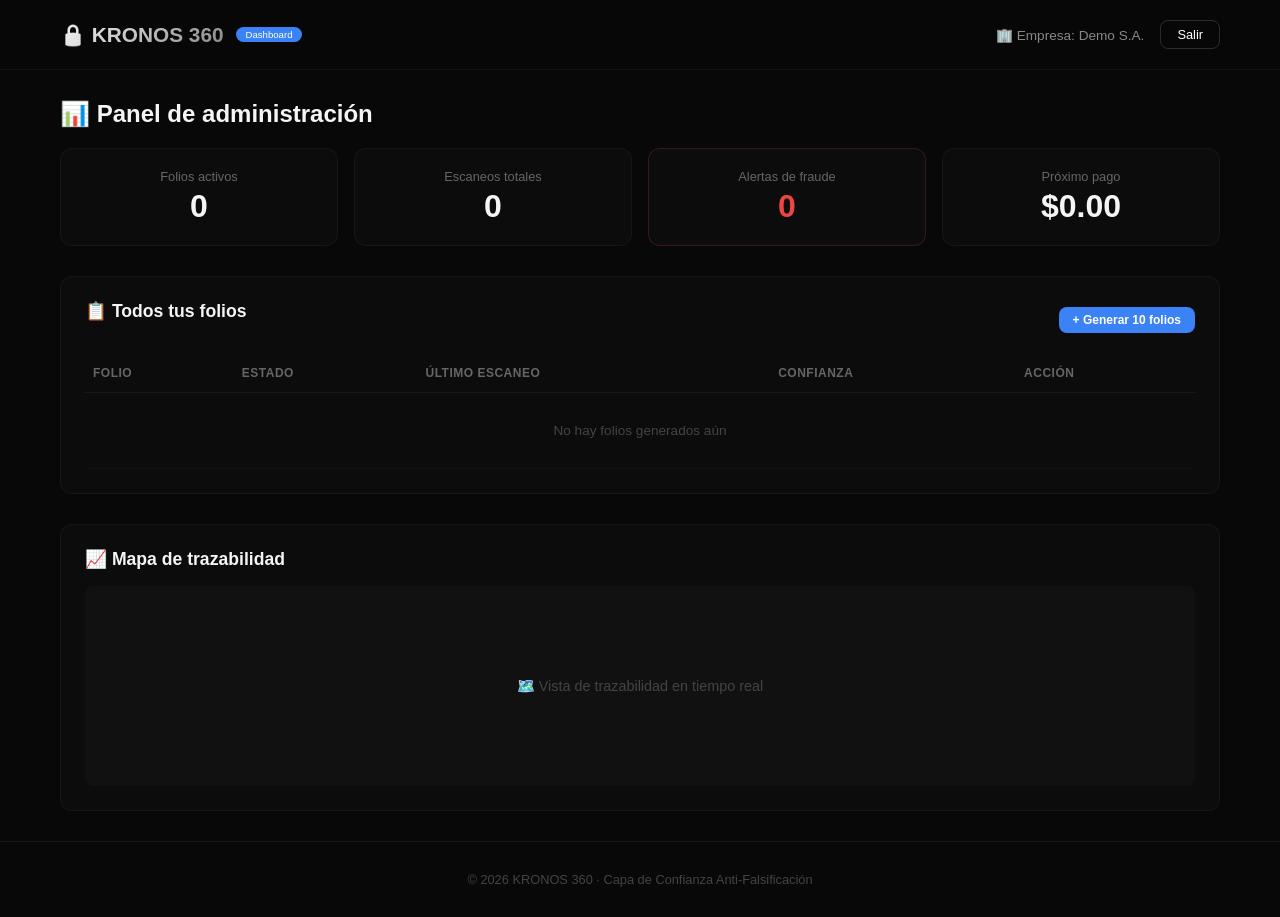
<file: dashboard.html>
<!DOCTYPE html>
<html lang="es">
<head>
    <meta charset="UTF-8">
    <meta name="viewport" content="width=device-width, initial-scale=1.0">
    <title>Dashboard · KRONOS 360</title>
    <link rel="manifest" href="manifest.json">
    <meta name="theme-color" content="#0a0a0a">
    <link rel="icon" href="data:image/svg+xml,<svg xmlns='http://www.w3.org/2000/svg' viewBox='0 0 100 100'><text y='.9em' font-size='90'>🔒</text></svg>">
    <style>
        * { margin: 0; padding: 0; box-sizing: border-box; font-family: 'Inter', -apple-system, sans-serif; }
        body { background: #080808; color: #f5f5f5; min-height: 100vh; }
        .container { max-width: 1200px; margin: 0 auto; padding: 0 20px; }

        .header { padding: 20px 0; border-bottom: 1px solid rgba(255,255,255,0.05); background: rgba(8,8,8,0.9); backdrop-filter: blur(12px); position: sticky; top: 0; z-index: 100; }
        .header .container { display: flex; justify-content: space-between; align-items: center; flex-wrap: wrap; gap: 12px; }
        .logo { display: flex; align-items: center; gap: 12px; text-decoration: none; }
        .logo h1 { font-size: 1.3rem; font-weight: 800; background: linear-gradient(135deg, #f5f5f5, #888); -webkit-background-clip: text; -webkit-text-fill-color: transparent; }
        .logo .badge { background: #3b82f6; color: white; font-size: 0.6rem; padding: 2px 10px; border-radius: 20px; }
        .user-info { display: flex; align-items: center; gap: 16px; }
        .user-info span { color: #888; font-size: 0.85rem; }
        .btn-outline { padding: 6px 16px; border: 1px solid rgba(255,255,255,0.15); border-radius: 8px; background: transparent; color: #fff; cursor: pointer; transition: all 0.2s; font-size: 0.8rem; text-decoration: none; display: inline-block; }
        .btn-outline:hover { background: rgba(255,255,255,0.05); border-color: rgba(255,255,255,0.3); }
        .btn-primary { padding: 8px 20px; border: none; border-radius: 8px; background: #3b82f6; color: white; cursor: pointer; transition: all 0.2s; font-weight: 600; font-size: 0.8rem; }
        .btn-primary:hover { background: #2563eb; }
        .btn-primary.small { padding: 6px 14px; font-size: 0.75rem; }

        .dashboard { padding: 30px 0; }
        .stats-grid { display: grid; grid-template-columns: repeat(auto-fit, minmax(180px, 1fr)); gap: 16px; margin-bottom: 30px; }
        .stat-card { padding: 20px; background: rgba(255,255,255,0.02); border-radius: 12px; border: 1px solid rgba(255,255,255,0.04); text-align: center; }
        .stat-card h4 { font-size: 0.8rem; color: #666; font-weight: 500; margin-bottom: 4px; }
        .stat-card p { font-size: 2rem; font-weight: 800; color: #f5f5f5; }
        .stat-card.alerta { border-color: rgba(239,68,68,0.2); }
        .stat-card.alerta p { color: #ef4444; }

        .tabla-folios { background: rgba(255,255,255,0.02); border-radius: 12px; border: 1px solid rgba(255,255,255,0.04); padding: 24px; margin-bottom: 30px; overflow-x: auto; }
        .tabla-folios h3 { margin-bottom: 16px; font-size: 1.1rem; }
        .tabla-folios .header-actions { display: flex; justify-content: space-between; align-items: center; flex-wrap: wrap; gap: 12px; margin-bottom: 16px; }

        table { width: 100%; border-collapse: collapse; font-size: 0.85rem; }
        th { text-align: left; padding: 12px 8px; border-bottom: 1px solid rgba(255,255,255,0.05); color: #666; font-weight: 600; font-size: 0.75rem; text-transform: uppercase; letter-spacing: 0.5px; }
        td { padding: 12px 8px; border-bottom: 1px solid rgba(255,255,255,0.02); color: #ccc; }
        .estado-badge { padding: 2px 10px; border-radius: 12px; font-size: 0.7rem; font-weight: 600; }
        .estado-badge.activo { background: rgba(34,197,94,0.15); color: #22c55e; }
        .estado-badge.alert { background: rgba(239,68,68,0.15); color: #ef4444; }
        .estado-badge.finalizado { background: rgba(255,255,255,0.05); color: #666; }

        .grafico-container { background: rgba(255,255,255,0.02); border-radius: 12px; border: 1px solid rgba(255,255,255,0.04); padding: 24px; }
        .grafico-container h3 { margin-bottom: 16px; font-size: 1.1rem; }
        .grafico-placeholder { height: 200px; display: flex; align-items: center; justify-content: center; color: #444; font-size: 0.9rem; background: rgba(255,255,255,0.02); border-radius: 8px; }

        footer { padding: 30px 0; border-top: 1px solid rgba(255,255,255,0.05); text-align: center; color: #444; font-size: 0.8rem; }

        @media (max-width: 600px) {
            .stats-grid { grid-template-columns: 1fr 1fr; }
            .header .container { flex-direction: column; align-items: center; gap: 8px; }
            .tabla-folios .header-actions { flex-direction: column; align-items: stretch; }
            .stat-card p { font-size: 1.5rem; }
            table { font-size: 0.75rem; }
            th, td { padding: 8px 4px; }
        }
    </style>
</head>
<body>
    <header class="header">
        <div class="container">
            <a href="index.html" class="logo" style="text-decoration:none;color:inherit;">
                <h1>🔒 KRONOS 360</h1>
                <span class="badge">Dashboard</span>
            </a>
            <div class="user-info">
                <span>🏢 Empresa: Demo S.A.</span>
                <a href="index.html" class="btn-outline">Salir</a>
            </div>
        </div>
    </header>

    <section class="dashboard">
        <div class="container">
            <h2 style="margin-bottom:20px;font-size:1.5rem;">📊 Panel de administración</h2>

            <!-- Stats -->
            <div class="stats-grid">
                <div class="stat-card"><h4>Folios activos</h4><p id="folios-activos">0</p></div>
                <div class="stat-card"><h4>Escaneos totales</h4><p id="escaneos-totales">0</p></div>
                <div class="stat-card alerta"><h4>Alertas de fraude</h4><p id="alertas-fraude">0</p></div>
                <div class="stat-card"><h4>Próximo pago</h4><p id="proximo-pago">$0.00</p></div>
            </div>

            <!-- Tabla de folios -->
            <div class="tabla-folios">
                <div class="header-actions">
                    <h3>📋 Todos tus folios</h3>
                    <button id="btn-generar-folios" class="btn-primary small">+ Generar 10 folios</button>
                </div>
                <div style="overflow-x:auto;">
                    <table>
                        <thead><tr><th>Folio</th><th>Estado</th><th>Último escaneo</th><th>Confianza</th><th>Acción</th></tr></thead>
                        <tbody id="tabla-body">
                            <tr><td colspan="5" style="text-align:center;color:#444;padding:30px 0;">No hay folios generados aún</td></tr>
                        </tbody>
                    </table>
                </div>
            </div>

            <!-- Gráfico -->
            <div class="grafico-container">
                <h3>📈 Mapa de trazabilidad</h3>
                <div class="grafico-placeholder">🗺️ Vista de trazabilidad en tiempo real</div>
            </div>
        </div>
    </section>

    <footer>
        <div class="container">
            <p>© 2026 KRONOS 360 · Capa de Confianza Anti-Falsificación</p>
        </div>
    </footer>

    <script>
        if ('serviceWorker' in navigator) {
            navigator.serviceWorker.register('sw.js');
        }
    </script>

    <script src="js/quantum-seal.js"></script>
    <script src="js/offline-vault.js"></script>
    <script src="js/forensic.js"></script>
    <script src="js/folio-generator.js"></script>
    <script src="js/trazabilidad.js"></script>
    <script src="js/dashboard.js"></script>
    <script src="js/main.js"></script>
</body>
</html>
</file>
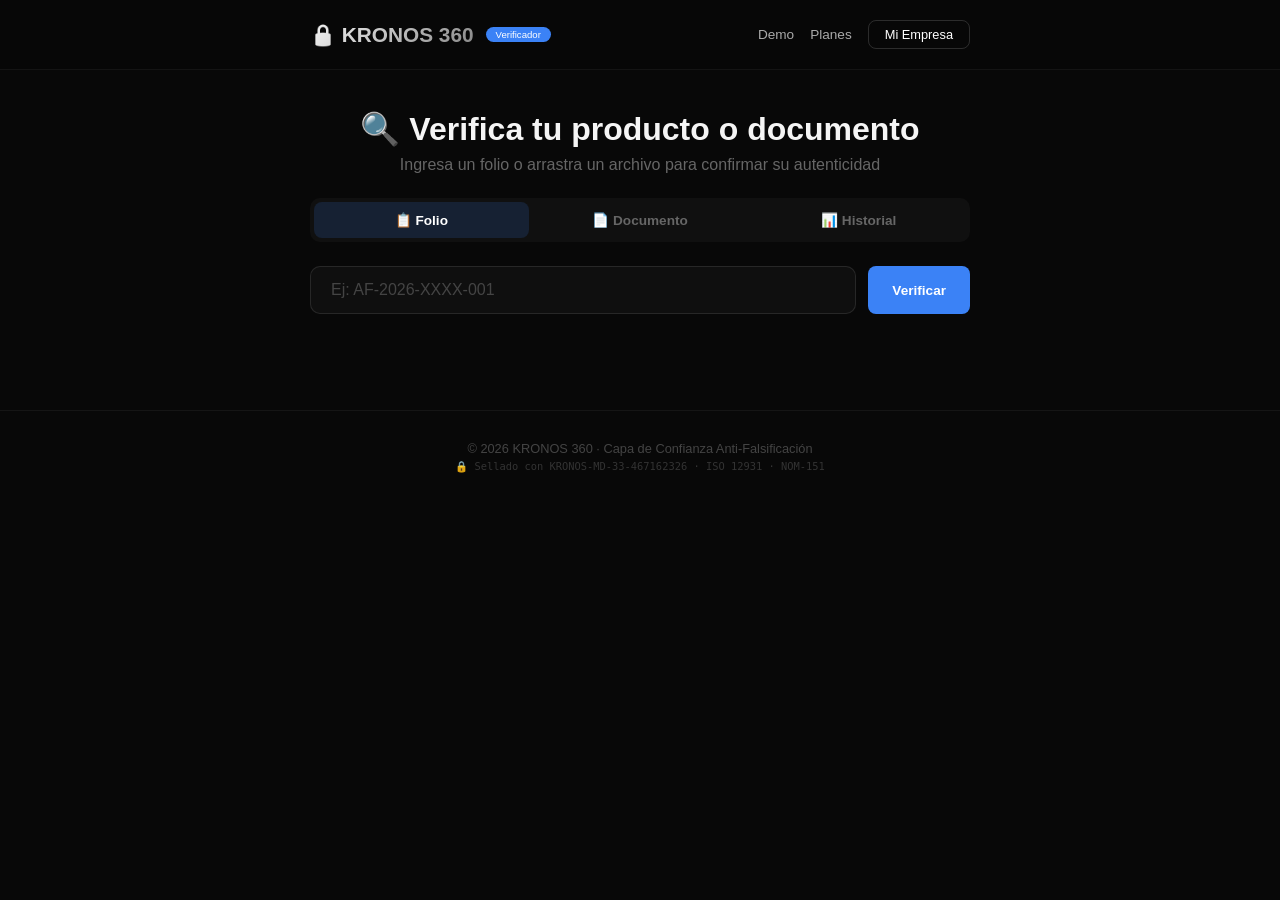
<file: verify.html>
<!DOCTYPE html>
<html lang="es">
<head>
    <meta charset="UTF-8">
    <meta name="viewport" content="width=device-width, initial-scale=1.0">
    <title>Verificar · KRONOS 360</title>
    <link rel="manifest" href="manifest.json">
    <meta name="theme-color" content="#0a0a0a">
    <link rel="icon" href="data:image/svg+xml,<svg xmlns='http://www.w3.org/2000/svg' viewBox='0 0 100 100'><text y='.9em' font-size='90'>🔒</text></svg>">
    <style>
        * { margin: 0; padding: 0; box-sizing: border-box; font-family: 'Inter', -apple-system, sans-serif; }
        body { background: #080808; color: #f5f5f5; min-height: 100vh; }
        .container { max-width: 700px; margin: 0 auto; padding: 0 20px; }

        .header { padding: 20px 0; border-bottom: 1px solid rgba(255,255,255,0.05); background: rgba(8,8,8,0.9); backdrop-filter: blur(12px); position: sticky; top: 0; z-index: 100; }
        .header .container { display: flex; justify-content: space-between; align-items: center; flex-wrap: wrap; gap: 12px; }
        .logo { display: flex; align-items: center; gap: 12px; text-decoration: none; }
        .logo h1 { font-size: 1.3rem; font-weight: 800; background: linear-gradient(135deg, #f5f5f5, #888); -webkit-background-clip: text; -webkit-text-fill-color: transparent; }
        .logo .badge { background: #3b82f6; color: white; font-size: 0.6rem; padding: 2px 10px; border-radius: 20px; }
        nav { display: flex; gap: 16px; align-items: center; flex-wrap: wrap; }
        nav a { color: #aaa; text-decoration: none; font-size: 0.85rem; transition: color 0.2s; }
        nav a:hover { color: #fff; }
        .btn-outline { padding: 6px 16px; border: 1px solid rgba(255,255,255,0.15); border-radius: 8px; background: transparent; color: #fff; cursor: pointer; transition: all 0.2s; font-size: 0.8rem; text-decoration: none; display: inline-block; }
        .btn-outline:hover { background: rgba(255,255,255,0.05); border-color: rgba(255,255,255,0.3); }
        .btn-primary { padding: 10px 24px; border: none; border-radius: 8px; background: #3b82f6; color: white; cursor: pointer; transition: all 0.2s; font-weight: 600; font-size: 0.85rem; }
        .btn-primary:hover { background: #2563eb; }
        .btn-secondary { padding: 8px 20px; border: 1px solid rgba(255,255,255,0.1); border-radius: 8px; background: transparent; color: #aaa; cursor: pointer; transition: all 0.2s; font-size: 0.8rem; }
        .btn-secondary:hover { background: rgba(255,255,255,0.05); color: #fff; }
        .btn-secondary.small { padding: 6px 14px; font-size: 0.75rem; }

        .hero { padding: 40px 0; text-align: center; }
        .hero h2 { font-size: 2rem; font-weight: 800; margin-bottom: 8px; }
        .hero p { color: #666; margin-bottom: 24px; }

        .search-box { display: flex; gap: 12px; margin-bottom: 16px; }
        .search-box input { flex: 1; padding: 14px 20px; border-radius: 10px; border: 1px solid rgba(255,255,255,0.1); background: rgba(255,255,255,0.03); color: #fff; font-size: 1rem; }
        .search-box input:focus { outline: none; border-color: #3b82f6; }
        .search-box input::placeholder { color: #444; }

        .resultado-card { padding: 24px; background: rgba(255,255,255,0.03); border-radius: 12px; border-left: 4px solid #3b82f6; margin-top: 20px; text-align: left; display: none; }
        .resultado-card.visible { display: block; }
        .resultado-card .confianza { font-size: 1.5rem; font-weight: 700; }
        .confianza.alta { color: #22c55e; }
        .confianza.media { color: #eab308; }
        .confianza.baja { color: #ef4444; }
        .timeline { margin-top: 16px; padding-left: 20px; border-left: 2px solid rgba(255,255,255,0.1); }
        .timeline-item { margin-bottom: 12px; padding-left: 12px; }
        .timeline-item .hora { font-size: 0.8rem; color: #555; }

        .tab-container { display: flex; gap: 4px; background: rgba(255,255,255,0.03); padding: 4px; border-radius: 10px; margin-bottom: 24px; }
        .tab-btn { flex: 1; padding: 10px 16px; border: none; border-radius: 8px; background: transparent; color: #666; font-weight: 600; cursor: pointer; transition: all 0.2s; font-size: 0.85rem; }
        .tab-btn.active { background: rgba(59,130,246,0.15); color: #fff; }
        .tab-btn:hover { color: #fff; }
        .tab-content { display: none; }
        .tab-content.active { display: block; }

        .upload-area { border: 2px dashed rgba(255,255,255,0.1); border-radius: 12px; padding: 40px 20px; text-align: center; cursor: pointer; transition: all 0.3s; background: rgba(255,255,255,0.02); }
        .upload-area:hover { border-color: rgba(59,130,246,0.3); background: rgba(255,255,255,0.04); }
        .upload-area.dragover { border-color: #3b82f6; background: rgba(59,130,246,0.05); }
        .upload-area .icon { font-size: 3rem; margin-bottom: 8px; }
        .upload-area p { color: #888; margin: 0; }
        .upload-area .supported { font-size: 0.75rem; color: #444; margin-top: 8px; }
        .file-input-hidden { display: none; }

        .hash-input-group { display: flex; gap: 12px; margin-top: 12px; }
        .hash-input-group input { flex: 1; padding: 10px 16px; border-radius: 8px; border: 1px solid rgba(255,255,255,0.1); background: rgba(255,255,255,0.03); color: #fff; font-family: monospace; font-size: 0.8rem; }
        .hash-input-group input:focus { outline: none; border-color: #3b82f6; }
        .hash-input-group input::placeholder { color: #444; }

        .history-list { max-height: 300px; overflow-y: auto; margin-top: 16px; }
        .history-item { padding: 12px; border-bottom: 1px solid rgba(255,255,255,0.04); display: flex; justify-content: space-between; align-items: center; font-size: 0.85rem; flex-wrap: wrap; gap: 8px; }
        .history-item .name { font-weight: 500; flex: 1; }
        .history-item .status { padding: 2px 10px; border-radius: 12px; font-size: 0.7rem; font-weight: 600; }
        .history-item .status.verified { background: rgba(34,197,94,0.15); color: #22c55e; }
        .history-item .status.unverified { background: rgba(239,68,68,0.15); color: #ef4444; }
        .history-item .time { color: #444; font-size: 0.7rem; }

        footer { padding: 30px 0; border-top: 1px solid rgba(255,255,255,0.05); text-align: center; color: #444; font-size: 0.8rem; margin-top: 40px; }
        footer .seal { font-family: monospace; color: #333; font-size: 0.65rem; margin-top: 4px; }

        @media (max-width: 600px) {
            .search-box { flex-direction: column; }
            .hash-input-group { flex-direction: column; }
            .header .container { flex-direction: column; align-items: center; gap: 8px; }
            .hero h2 { font-size: 1.5rem; }
            .tab-container { flex-direction: column; }
        }
    </style>
</head>
<body>
    <header class="header">
        <div class="container">
            <a href="index.html" class="logo" style="text-decoration:none;color:inherit;">
                <h1>🔒 KRONOS 360</h1>
                <span class="badge">Verificador</span>
            </a>
            <nav>
                <a href="index.html#demo">Demo</a>
                <a href="index.html#planes">Planes</a>
                <a href="dashboard.html" class="btn-outline">Mi Empresa</a>
            </nav>
        </div>
    </header>

    <section class="hero">
        <div class="container">
            <h2>🔍 Verifica tu producto o documento</h2>
            <p>Ingresa un folio o arrastra un archivo para confirmar su autenticidad</p>

            <div class="tab-container">
                <button class="tab-btn active" data-tab="tab-folio">📋 Folio</button>
                <button class="tab-btn" data-tab="tab-documento">📄 Documento</button>
                <button class="tab-btn" data-tab="tab-historial">📊 Historial</button>
            </div>

            <!-- TAB 1: FOLIO -->
            <div id="tab-folio" class="tab-content active">
                <div class="search-box">
                    <input type="text" id="folioInput" placeholder="Ej: AF-2026-XXXX-001" />
                    <button id="btn-auditar" class="btn-primary">Verificar</button>
                </div>
                <div id="resultado-auditoria" class="resultado-card"></div>
            </div>

            <!-- TAB 2: DOCUMENTO -->
            <div id="tab-documento" class="tab-content">
                <div id="uploadArea" class="upload-area">
                    <div class="icon">📄</div>
                    <p><strong>Arrastra tu archivo aquí</strong></p>
                    <p style="font-size:0.9rem;">o haz clic para seleccionarlo</p>
                    <div class="supported">PDF · DOC · DOCX · JPG · PNG · TXT (máx. 10MB)</div>
                </div>
                <input type="file" id="fileInput" class="file-input-hidden" accept=".pdf,.doc,.docx,.jpg,.jpeg,.png,.txt">

                <div style="margin-top:16px;">
                    <label style="font-weight:600;font-size:0.9rem;color:#888;">Hash esperado (opcional):</label>
                    <div class="hash-input-group">
                        <input type="text" id="expectedHash" placeholder="Deja vacío para verificar automáticamente" />
                        <button id="btn-verify-document" class="btn-primary">Verificar</button>
                    </div>
                </div>

                <div id="resultado-documento" class="resultado-card"></div>
            </div>

            <!-- TAB 3: HISTORIAL -->
            <div id="tab-historial" class="tab-content">
                <div style="display:flex;justify-content:space-between;align-items:center;margin-bottom:16px;flex-wrap:wrap;gap:8px;">
                    <h4 style="margin:0;color:#f5f5f5;">📋 Documentos verificados</h4>
                    <button id="btn-export-audit" class="btn-secondary small">📤 Exportar auditoría</button>
                </div>
                <div id="historyList" class="history-list">
                    <p style="color:#444;text-align:center;padding:20px 0;">No hay documentos verificados aún</p>
                </div>
            </div>
        </div>
    </section>

    <footer>
        <div class="container">
            <p>© 2026 KRONOS 360 · Capa de Confianza Anti-Falsificación</p>
            <p class="seal">🔒 Sellado con KRONOS-MD-33-467162326 · ISO 12931 · NOM-151</p>
        </div>
    </footer>

    <script>
        if ('serviceWorker' in navigator) {
            navigator.serviceWorker.register('sw.js');
        }
    </script>

    <script src="js/quantum-seal.js"></script>
    <script src="js/offline-vault.js"></script>
    <script src="js/forensic.js"></script>
    <script src="js/folio-generator.js"></script>
    <script src="js/trazabilidad.js"></script>
    <script src="js/document-verifier.js"></script>
    <script src="js/main.js"></script>

    <script>
        (function() {
            const verifier = new DocumentVerifier();
            const uploadArea = document.getElementById('uploadArea');
            const fileInput = document.getElementById('fileInput');
            const btnVerifyDoc = document.getElementById('btn-verify-document');
            const expectedHashInput = document.getElementById('expectedHash');
            const resultadoDoc = document.getElementById('resultado-documento');
            const historyList = document.getElementById('historyList');

            // Tabs
            document.querySelectorAll('.tab-btn').forEach(function(btn) {
                btn.addEventListener('click', function() {
                    document.querySelectorAll('.tab-btn').forEach(function(b) {
                        b.classList.remove('active');
                    });
                    document.querySelectorAll('.tab-content').forEach(function(c) {
                        c.classList.remove('active');
                    });
                    this.classList.add('active');
                    document.getElementById(this.dataset.tab).classList.add('active');
                    if (this.dataset.tab === 'tab-historial') {
                        loadHistory();
                    }
                });
            });

            // Upload
            uploadArea.addEventListener('click', function() { fileInput.click(); });
            uploadArea.addEventListener('dragover', function(e) {
                e.preventDefault();
                uploadArea.classList.add('dragover');
            });
            uploadArea.addEventListener('dragleave', function() {
                uploadArea.classList.remove('dragover');
            });
            uploadArea.addEventListener('drop', function(e) {
                e.preventDefault();
                uploadArea.classList.remove('dragover');
                if (e.dataTransfer.files.length > 0) {
                    handleFile(e.dataTransfer.files[0]);
                }
            });
            fileInput.addEventListener('change', function() {
                if (fileInput.files.length > 0) {
                    handleFile(fileInput.files[0]);
                }
            });

            btnVerifyDoc.addEventListener('click', async function() {
                if (fileInput.files.length === 0) {
                    alert('⚠️ Por favor selecciona un archivo primero');
                    return;
                }
                const expectedHash = expectedHashInput.value.trim() || null;
                await handleFile(fileInput.files[0], expectedHash);
            });

            async function handleFile(file, expectedHash) {
                resultadoDoc.innerHTML = '<div style="text-align:center;padding:20px;color:#3b82f6;">⏳ Procesando archivo...</div>';
                resultadoDoc.classList.add('visible');

                const result = await verifier.verifyDocument(file, expectedHash);

                if (result.success) {
                    resultadoDoc.innerHTML = verifier.generateReport(result);
                    loadHistory();
                } else {
                    resultadoDoc.innerHTML = '<div style="color:#ef4444;padding:16px;background:rgba(239,68,68,0.1);border-radius:8px;"><strong>❌ Error:</strong> ' + result.error + '<br><span style="font-size:0.85rem;color:#666;">' + (result.details || '') + '</span></div>';
                }
            }

            function loadHistory() {
                const history = verifier.getHistory();
                if (history.length === 0) {
                    historyList.innerHTML = '<p style="color:#444;text-align:center;padding:20px 0;">No hay documentos verificados aún</p>';
                    return;
                }

                let html = '';
                history.slice().reverse().forEach(function(item) {
                    const status = item.verified ? 'verified' : 'unverified';
                    const statusText = item.verified ? '✅ Verificado' : '⚠️ No verificado';
                    const time = new Date(item.timestamp).toLocaleString();
                    html += '<div class="history-item">';
                    html += '  <span class="name">📄 ' + (item.fileName || 'Documento') + '</span>';
                    html += '  <span class="status ' + status + '">' + statusText + '</span>';
                    html += '  <span class="time">' + time + '</span>';
                    html += '</div>';
                });

                historyList.innerHTML = html;
            }

            document.getElementById('btn-export-audit').addEventListener('click', function() {
                const audit = verifier.exportHistoryForAudit();
                const blob = new Blob([JSON.stringify(audit, null, 2)], { type: 'application/json' });
                const url = URL.createObjectURL(blob);
                const a = document.createElement('a');
                a.href = url;
                a.download = 'auditoria-kronos-' + new Date().toISOString().split('T')[0] + '.json';
                a.click();
                URL.revokeObjectURL(url);
            });

            if (document.getElementById('tab-historial').classList.contains('active')) {
                loadHistory();
            }

            console.log('✅ KRONOS 360 Verificador inicializado');
        })();
    </script>
</body>
</html>
</file>
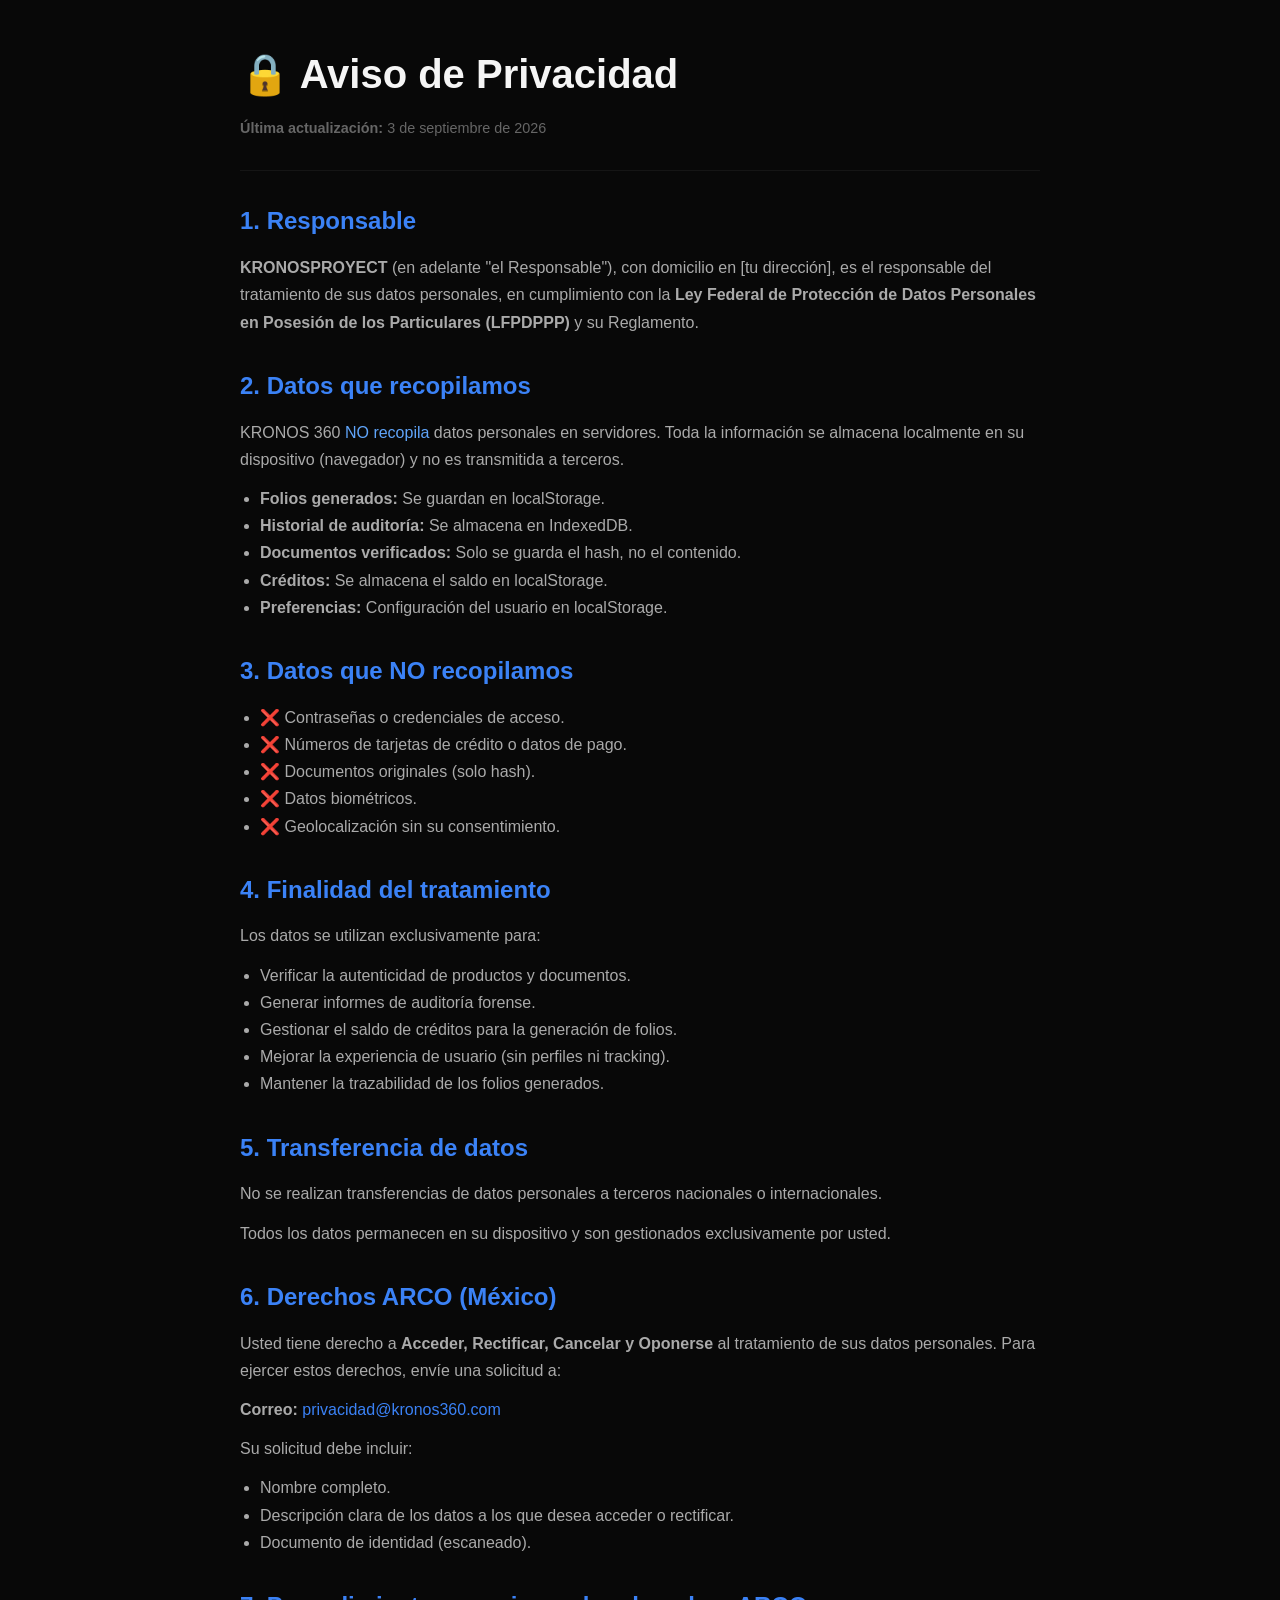
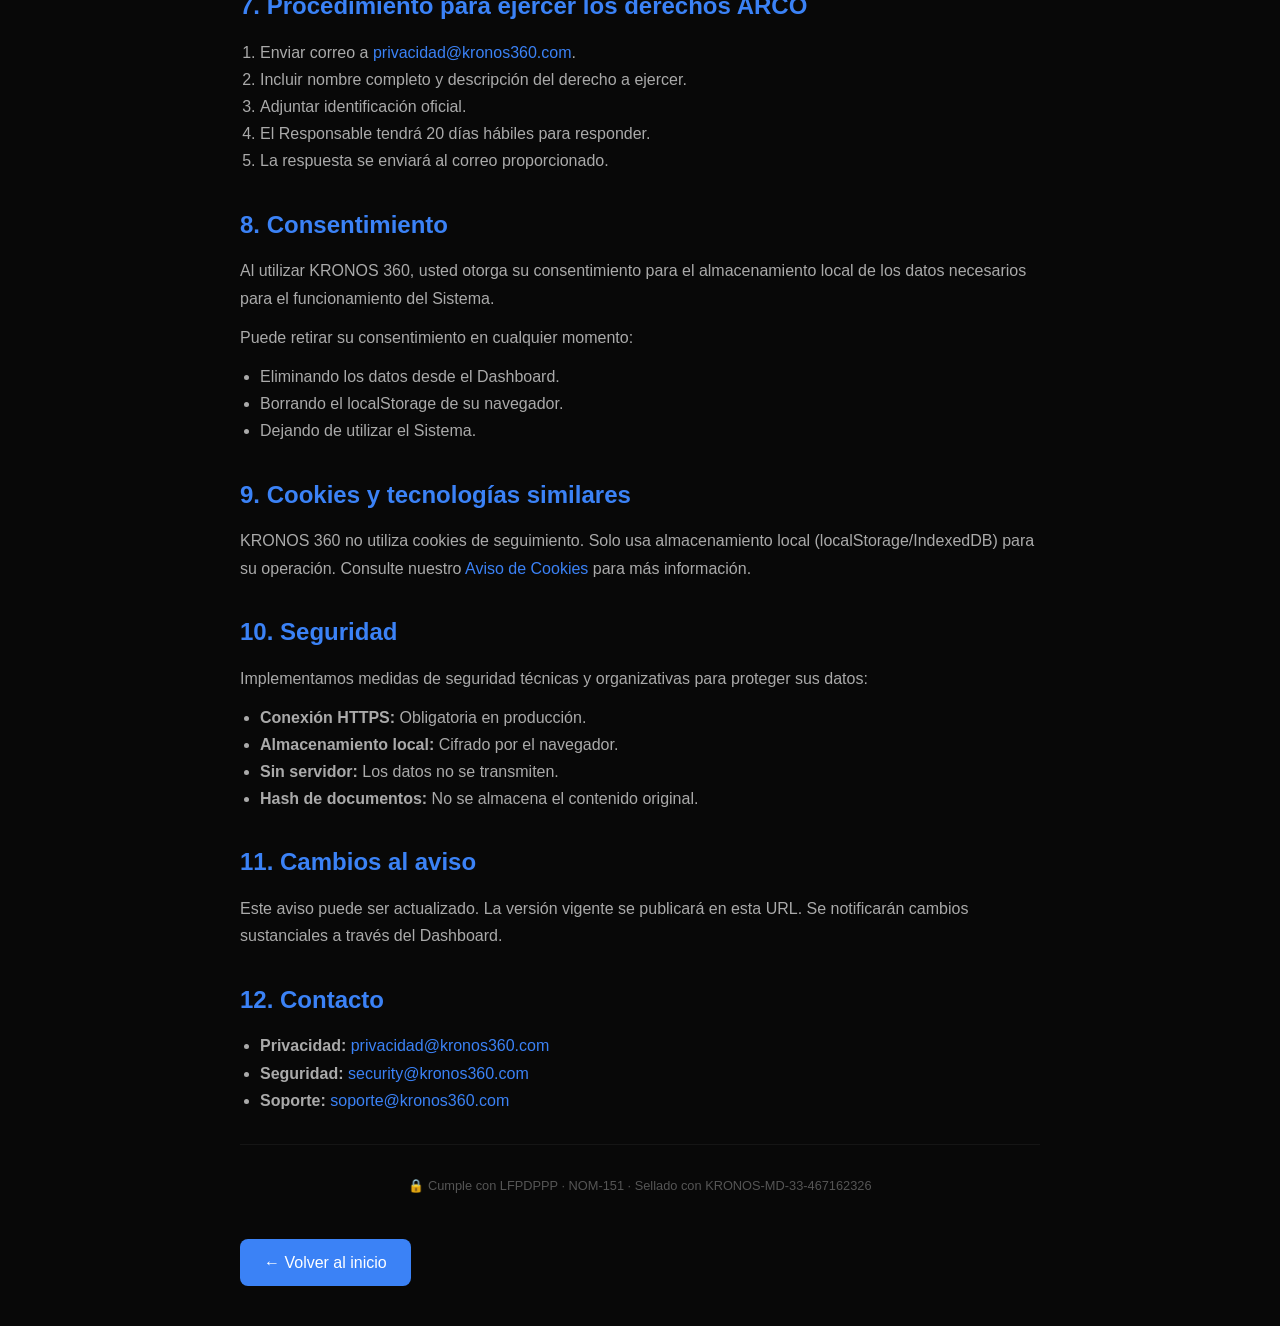
<file: legal/aviso-privacidad.html>
<!DOCTYPE html>
<html lang="es">
<head>
    <meta charset="UTF-8">
    <meta name="viewport" content="width=device-width, initial-scale=1.0">
    <title>Aviso de Privacidad · KRONOS 360</title>
    <meta name="robots" content="noindex">
    <style>
        * { margin: 0; padding: 0; box-sizing: border-box; font-family: 'Inter', -apple-system, sans-serif; }
        body { background: #080808; color: #f5f5f5; padding: 40px 20px; line-height: 1.7; }
        .container { max-width: 800px; margin: 0 auto; }
        h1 { font-size: 2.5rem; margin-bottom: 8px; }
        h2 { font-size: 1.5rem; margin-top: 30px; margin-bottom: 12px; color: #3b82f6; }
        p { color: #aaa; margin-bottom: 12px; }
        ul { color: #aaa; padding-left: 20px; margin-bottom: 12px; }
        a { color: #3b82f6; text-decoration: none; }
        a:hover { text-decoration: underline; }
        .back { display: inline-block; margin-top: 30px; padding: 10px 24px; background: #3b82f6; color: white; border-radius: 8px; text-decoration: none; }
        .back:hover { background: #2563eb; text-decoration: none; }
        hr { border: none; border-top: 1px solid rgba(255,255,255,0.05); margin: 30px 0; }
        .fecha { color: #666; font-size: 0.9rem; }
        .highlight { color: #60a5fa; }
    </style>
</head>
<body>
    <div class="container">
        <h1>🔒 Aviso de Privacidad</h1>
        <p class="fecha"><strong>Última actualización:</strong> 3 de septiembre de 2026</p>
        <hr>

        <h2>1. Responsable</h2>
        <p><strong>KRONOSPROYECT</strong> (en adelante "el Responsable"), con domicilio en [tu dirección], es el responsable del tratamiento de sus datos personales, en cumplimiento con la <strong>Ley Federal de Protección de Datos Personales en Posesión de los Particulares (LFPDPPP)</strong> y su Reglamento.</p>

        <h2>2. Datos que recopilamos</h2>
        <p>KRONOS 360 <span class="highlight">NO recopila</span> datos personales en servidores. Toda la información se almacena localmente en su dispositivo (navegador) y no es transmitida a terceros.</p>
        <ul>
            <li><strong>Folios generados:</strong> Se guardan en localStorage.</li>
            <li><strong>Historial de auditoría:</strong> Se almacena en IndexedDB.</li>
            <li><strong>Documentos verificados:</strong> Solo se guarda el hash, no el contenido.</li>
            <li><strong>Créditos:</strong> Se almacena el saldo en localStorage.</li>
            <li><strong>Preferencias:</strong> Configuración del usuario en localStorage.</li>
        </ul>

        <h2>3. Datos que NO recopilamos</h2>
        <ul>
            <li>❌ Contraseñas o credenciales de acceso.</li>
            <li>❌ Números de tarjetas de crédito o datos de pago.</li>
            <li>❌ Documentos originales (solo hash).</li>
            <li>❌ Datos biométricos.</li>
            <li>❌ Geolocalización sin su consentimiento.</li>
        </ul>

        <h2>4. Finalidad del tratamiento</h2>
        <p>Los datos se utilizan exclusivamente para:</p>
        <ul>
            <li>Verificar la autenticidad de productos y documentos.</li>
            <li>Generar informes de auditoría forense.</li>
            <li>Gestionar el saldo de créditos para la generación de folios.</li>
            <li>Mejorar la experiencia de usuario (sin perfiles ni tracking).</li>
            <li>Mantener la trazabilidad de los folios generados.</li>
        </ul>

        <h2>5. Transferencia de datos</h2>
        <p>No se realizan transferencias de datos personales a terceros nacionales o internacionales.</p>
        <p>Todos los datos permanecen en su dispositivo y son gestionados exclusivamente por usted.</p>

        <h2>6. Derechos ARCO (México)</h2>
        <p>Usted tiene derecho a <strong>Acceder, Rectificar, Cancelar y Oponerse</strong> al tratamiento de sus datos personales. Para ejercer estos derechos, envíe una solicitud a:</p>
        <p><strong>Correo:</strong> <a href="mailto:privacidad@kronos360.com">privacidad@kronos360.com</a></p>
        <p>Su solicitud debe incluir:</p>
        <ul>
            <li>Nombre completo.</li>
            <li>Descripción clara de los datos a los que desea acceder o rectificar.</li>
            <li>Documento de identidad (escaneado).</li>
        </ul>

        <h2>7. Procedimiento para ejercer los derechos ARCO</h2>
        <ol style="color: #aaa; padding-left: 20px; margin-bottom: 12px;">
            <li>Enviar correo a <a href="mailto:privacidad@kronos360.com">privacidad@kronos360.com</a>.</li>
            <li>Incluir nombre completo y descripción del derecho a ejercer.</li>
            <li>Adjuntar identificación oficial.</li>
            <li>El Responsable tendrá 20 días hábiles para responder.</li>
            <li>La respuesta se enviará al correo proporcionado.</li>
        </ol>

        <h2>8. Consentimiento</h2>
        <p>Al utilizar KRONOS 360, usted otorga su consentimiento para el almacenamiento local de los datos necesarios para el funcionamiento del Sistema.</p>
        <p>Puede retirar su consentimiento en cualquier momento:</p>
        <ul>
            <li>Eliminando los datos desde el Dashboard.</li>
            <li>Borrando el localStorage de su navegador.</li>
            <li>Dejando de utilizar el Sistema.</li>
        </ul>

        <h2>9. Cookies y tecnologías similares</h2>
        <p>KRONOS 360 no utiliza cookies de seguimiento. Solo usa almacenamiento local (localStorage/IndexedDB) para su operación. Consulte nuestro <a href="consentimiento-cookies.html">Aviso de Cookies</a> para más información.</p>

        <h2>10. Seguridad</h2>
        <p>Implementamos medidas de seguridad técnicas y organizativas para proteger sus datos:</p>
        <ul>
            <li><strong>Conexión HTTPS:</strong> Obligatoria en producción.</li>
            <li><strong>Almacenamiento local:</strong> Cifrado por el navegador.</li>
            <li><strong>Sin servidor:</strong> Los datos no se transmiten.</li>
            <li><strong>Hash de documentos:</strong> No se almacena el contenido original.</li>
        </ul>

        <h2>11. Cambios al aviso</h2>
        <p>Este aviso puede ser actualizado. La versión vigente se publicará en esta URL. Se notificarán cambios sustanciales a través del Dashboard.</p>

        <h2>12. Contacto</h2>
        <ul>
            <li><strong>Privacidad:</strong> <a href="mailto:privacidad@kronos360.com">privacidad@kronos360.com</a></li>
            <li><strong>Seguridad:</strong> <a href="mailto:security@kronos360.com">security@kronos360.com</a></li>
            <li><strong>Soporte:</strong> <a href="mailto:soporte@kronos360.com">soporte@kronos360.com</a></li>
        </ul>

        <hr>
        <p style="text-align: center; font-size: 0.8rem; color: #555;">
            🔒 Cumple con LFPDPPP · NOM-151 · Sellado con KRONOS-MD-33-467162326
        </p>

        <a href="../index.html" class="back">← Volver al inicio</a>
    </div>
</body>
</html>
</file>
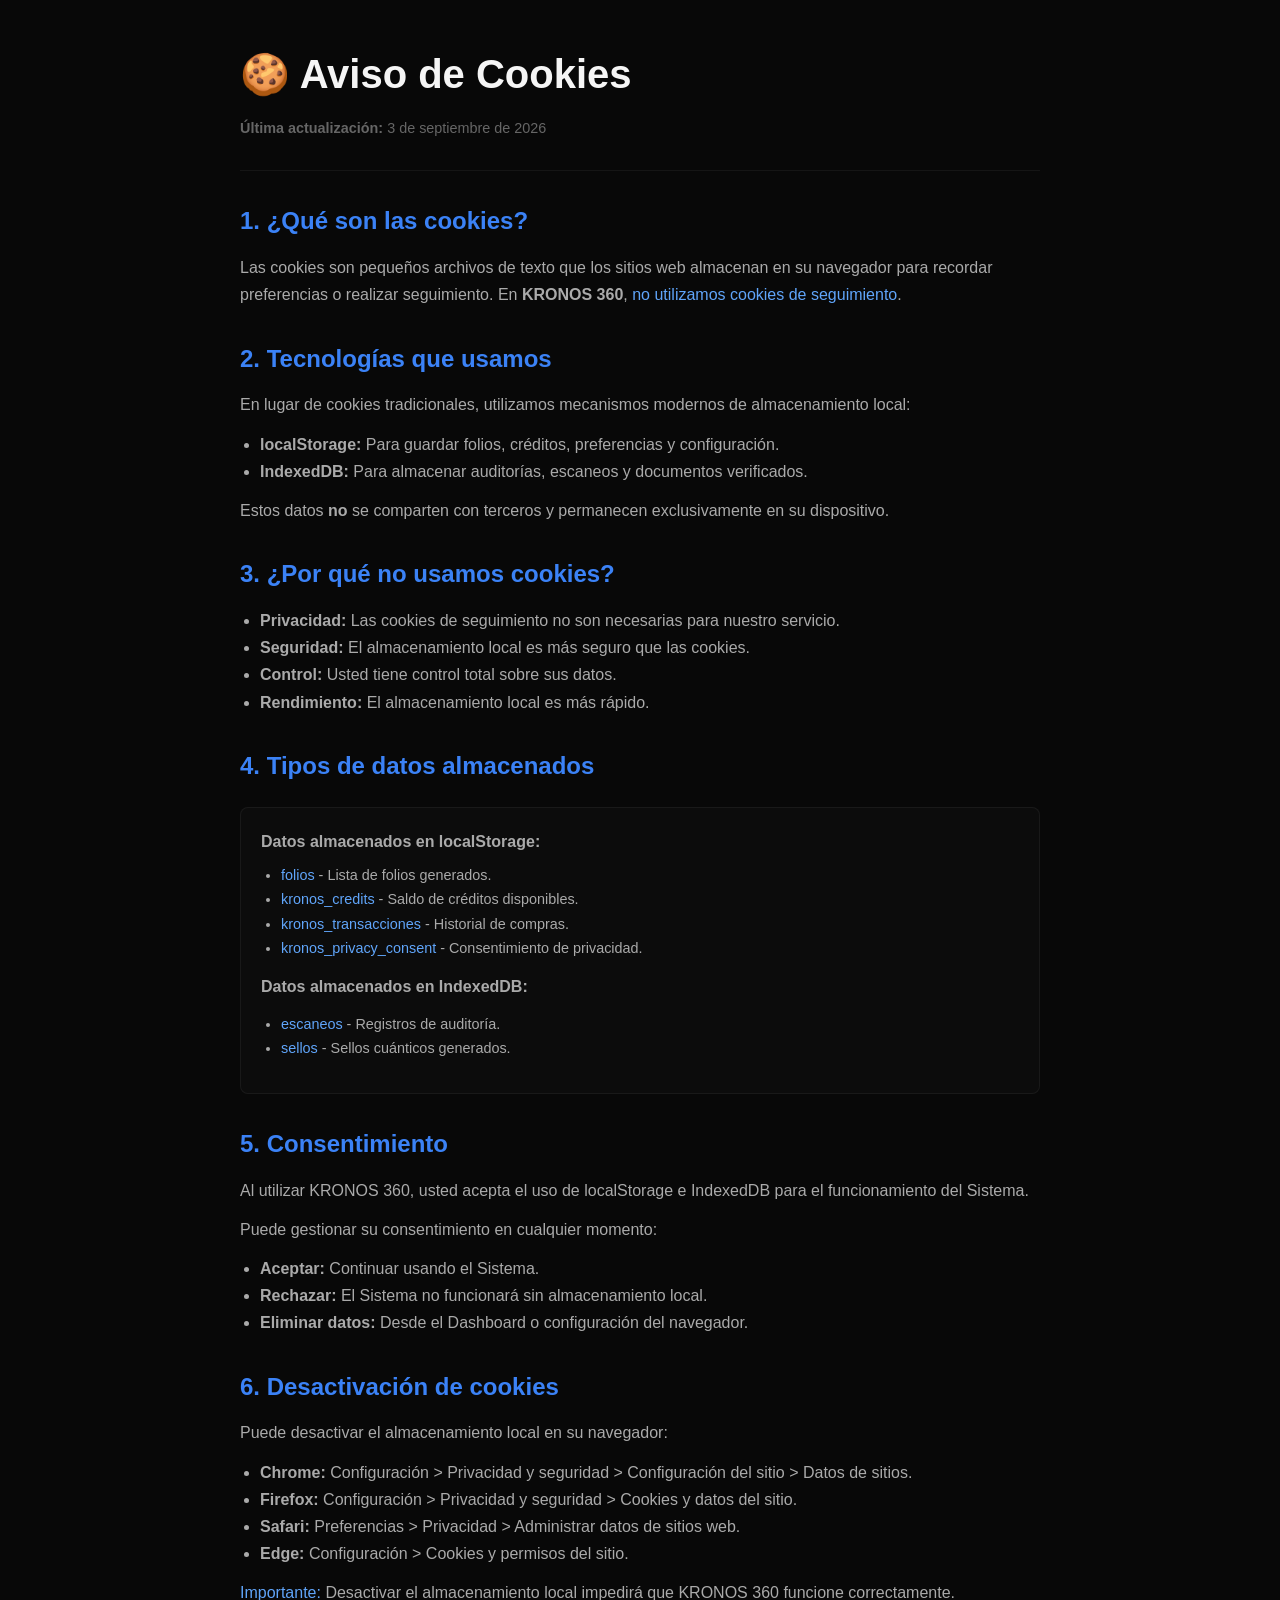
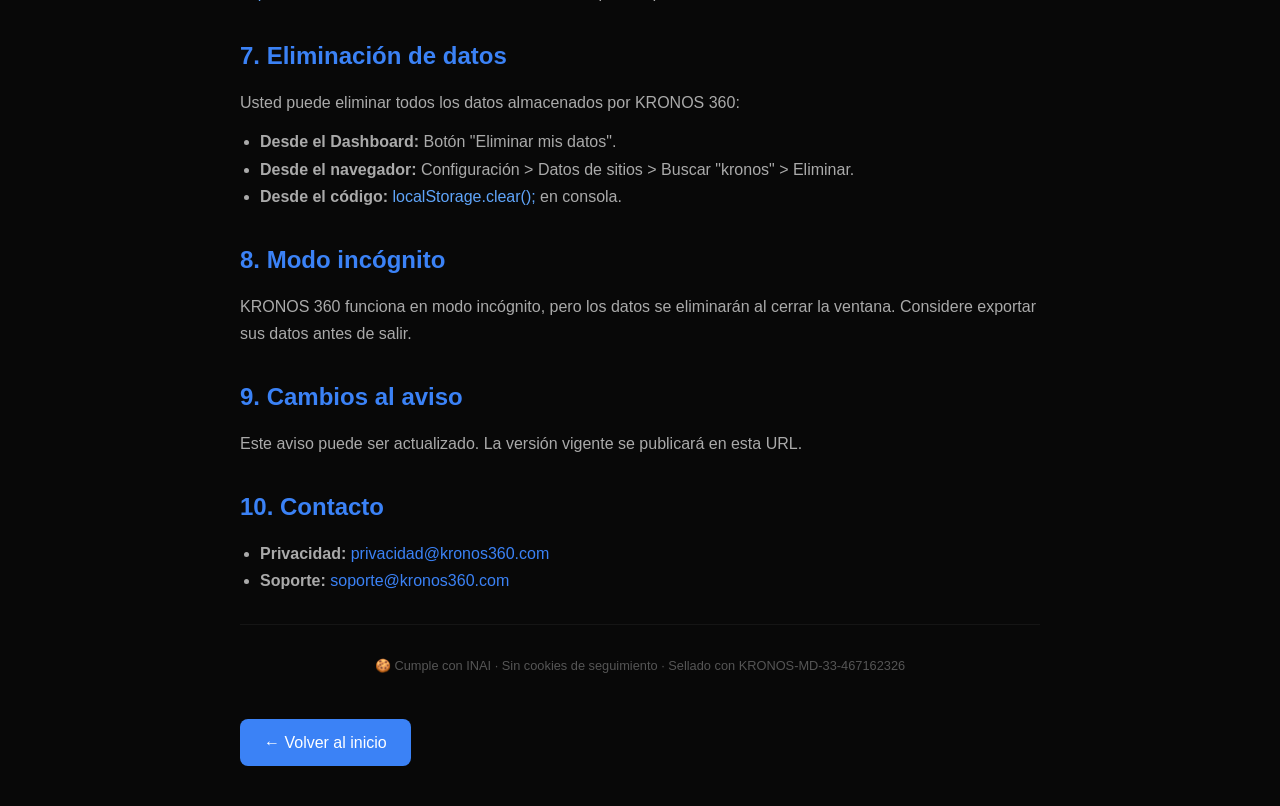
<file: legal/consentimiento-cookies.html>
<!DOCTYPE html>
<html lang="es">
<head>
    <meta charset="UTF-8">
    <meta name="viewport" content="width=device-width, initial-scale=1.0">
    <title>Aviso de Cookies · KRONOS 360</title>
    <meta name="robots" content="noindex">
    <style>
        * { margin: 0; padding: 0; box-sizing: border-box; font-family: 'Inter', -apple-system, sans-serif; }
        body { background: #080808; color: #f5f5f5; padding: 40px 20px; line-height: 1.7; }
        .container { max-width: 800px; margin: 0 auto; }
        h1 { font-size: 2.5rem; margin-bottom: 8px; }
        h2 { font-size: 1.5rem; margin-top: 30px; margin-bottom: 12px; color: #3b82f6; }
        p { color: #aaa; margin-bottom: 12px; }
        ul { color: #aaa; padding-left: 20px; margin-bottom: 12px; }
        a { color: #3b82f6; text-decoration: none; }
        a:hover { text-decoration: underline; }
        .back { display: inline-block; margin-top: 30px; padding: 10px 24px; background: #3b82f6; color: white; border-radius: 8px; text-decoration: none; }
        .back:hover { background: #2563eb; text-decoration: none; }
        hr { border: none; border-top: 1px solid rgba(255,255,255,0.05); margin: 30px 0; }
        .fecha { color: #666; font-size: 0.9rem; }
        .highlight { color: #60a5fa; }
        .cookie-banner { background: rgba(255,255,255,0.02); padding: 20px; border-radius: 8px; border: 1px solid rgba(255,255,255,0.05); margin: 20px 0; }
        .cookie-banner button { padding: 8px 20px; background: #3b82f6; color: white; border: none; border-radius: 6px; cursor: pointer; font-weight: 600; }
        .cookie-banner button:hover { background: #2563eb; }
        .cookie-banner .btn-sec { background: transparent; border: 1px solid rgba(255,255,255,0.1); color: #aaa; margin-left: 8px; }
        .cookie-banner .btn-sec:hover { background: rgba(255,255,255,0.05); color: #fff; }
    </style>
</head>
<body>
    <div class="container">
        <h1>🍪 Aviso de Cookies</h1>
        <p class="fecha"><strong>Última actualización:</strong> 3 de septiembre de 2026</p>
        <hr>

        <h2>1. ¿Qué son las cookies?</h2>
        <p>Las cookies son pequeños archivos de texto que los sitios web almacenan en su navegador para recordar preferencias o realizar seguimiento. En <strong>KRONOS 360</strong>, <span class="highlight">no utilizamos cookies de seguimiento</span>.</p>

        <h2>2. Tecnologías que usamos</h2>
        <p>En lugar de cookies tradicionales, utilizamos mecanismos modernos de almacenamiento local:</p>
        <ul>
            <li><strong>localStorage:</strong> Para guardar folios, créditos, preferencias y configuración.</li>
            <li><strong>IndexedDB:</strong> Para almacenar auditorías, escaneos y documentos verificados.</li>
        </ul>
        <p>Estos datos <strong>no</strong> se comparten con terceros y permanecen exclusivamente en su dispositivo.</p>

        <h2>3. ¿Por qué no usamos cookies?</h2>
        <ul>
            <li><strong>Privacidad:</strong> Las cookies de seguimiento no son necesarias para nuestro servicio.</li>
            <li><strong>Seguridad:</strong> El almacenamiento local es más seguro que las cookies.</li>
            <li><strong>Control:</strong> Usted tiene control total sobre sus datos.</li>
            <li><strong>Rendimiento:</strong> El almacenamiento local es más rápido.</li>
        </ul>

        <h2>4. Tipos de datos almacenados</h2>
        <div class="cookie-banner">
            <p style="margin-bottom: 8px;"><strong>Datos almacenados en localStorage:</strong></p>
            <ul style="font-size: 0.9rem;">
                <li><code style="color: #60a5fa;">folios</code> - Lista de folios generados.</li>
                <li><code style="color: #60a5fa;">kronos_credits</code> - Saldo de créditos disponibles.</li>
                <li><code style="color: #60a5fa;">kronos_transacciones</code> - Historial de compras.</li>
                <li><code style="color: #60a5fa;">kronos_privacy_consent</code> - Consentimiento de privacidad.</li>
            </ul>
            <p style="margin-top: 8px;"><strong>Datos almacenados en IndexedDB:</strong></p>
            <ul style="font-size: 0.9rem;">
                <li><code style="color: #60a5fa;">escaneos</code> - Registros de auditoría.</li>
                <li><code style="color: #60a5fa;">sellos</code> - Sellos cuánticos generados.</li>
            </ul>
        </div>

        <h2>5. Consentimiento</h2>
        <p>Al utilizar KRONOS 360, usted acepta el uso de localStorage e IndexedDB para el funcionamiento del Sistema.</p>
        <p>Puede gestionar su consentimiento en cualquier momento:</p>
        <ul>
            <li><strong>Aceptar:</strong> Continuar usando el Sistema.</li>
            <li><strong>Rechazar:</strong> El Sistema no funcionará sin almacenamiento local.</li>
            <li><strong>Eliminar datos:</strong> Desde el Dashboard o configuración del navegador.</li>
        </ul>

        <h2>6. Desactivación de cookies</h2>
        <p>Puede desactivar el almacenamiento local en su navegador:</p>
        <ul>
            <li><strong>Chrome:</strong> Configuración > Privacidad y seguridad > Configuración del sitio > Datos de sitios.</li>
            <li><strong>Firefox:</strong> Configuración > Privacidad y seguridad > Cookies y datos del sitio.</li>
            <li><strong>Safari:</strong> Preferencias > Privacidad > Administrar datos de sitios web.</li>
            <li><strong>Edge:</strong> Configuración > Cookies y permisos del sitio.</li>
        </ul>
        <p><span class="highlight">Importante:</span> Desactivar el almacenamiento local impedirá que KRONOS 360 funcione correctamente.</p>

        <h2>7. Eliminación de datos</h2>
        <p>Usted puede eliminar todos los datos almacenados por KRONOS 360:</p>
        <ul>
            <li><strong>Desde el Dashboard:</strong> Botón "Eliminar mis datos".</li>
            <li><strong>Desde el navegador:</strong> Configuración > Datos de sitios > Buscar "kronos" > Eliminar.</li>
            <li><strong>Desde el código:</strong> <code style="color: #60a5fa;">localStorage.clear();</code> en consola.</li>
        </ul>

        <h2>8. Modo incógnito</h2>
        <p>KRONOS 360 funciona en modo incógnito, pero los datos se eliminarán al cerrar la ventana. Considere exportar sus datos antes de salir.</p>

        <h2>9. Cambios al aviso</h2>
        <p>Este aviso puede ser actualizado. La versión vigente se publicará en esta URL.</p>

        <h2>10. Contacto</h2>
        <ul>
            <li><strong>Privacidad:</strong> <a href="mailto:privacidad@kronos360.com">privacidad@kronos360.com</a></li>
            <li><strong>Soporte:</strong> <a href="mailto:soporte@kronos360.com">soporte@kronos360.com</a></li>
        </ul>

        <hr>
        <p style="text-align: center; font-size: 0.8rem; color: #555;">
            🍪 Cumple con INAI · Sin cookies de seguimiento · Sellado con KRONOS-MD-33-467162326
        </p>

        <a href="../index.html" class="back">← Volver al inicio</a>
    </div>
</body>
</html>
</file>
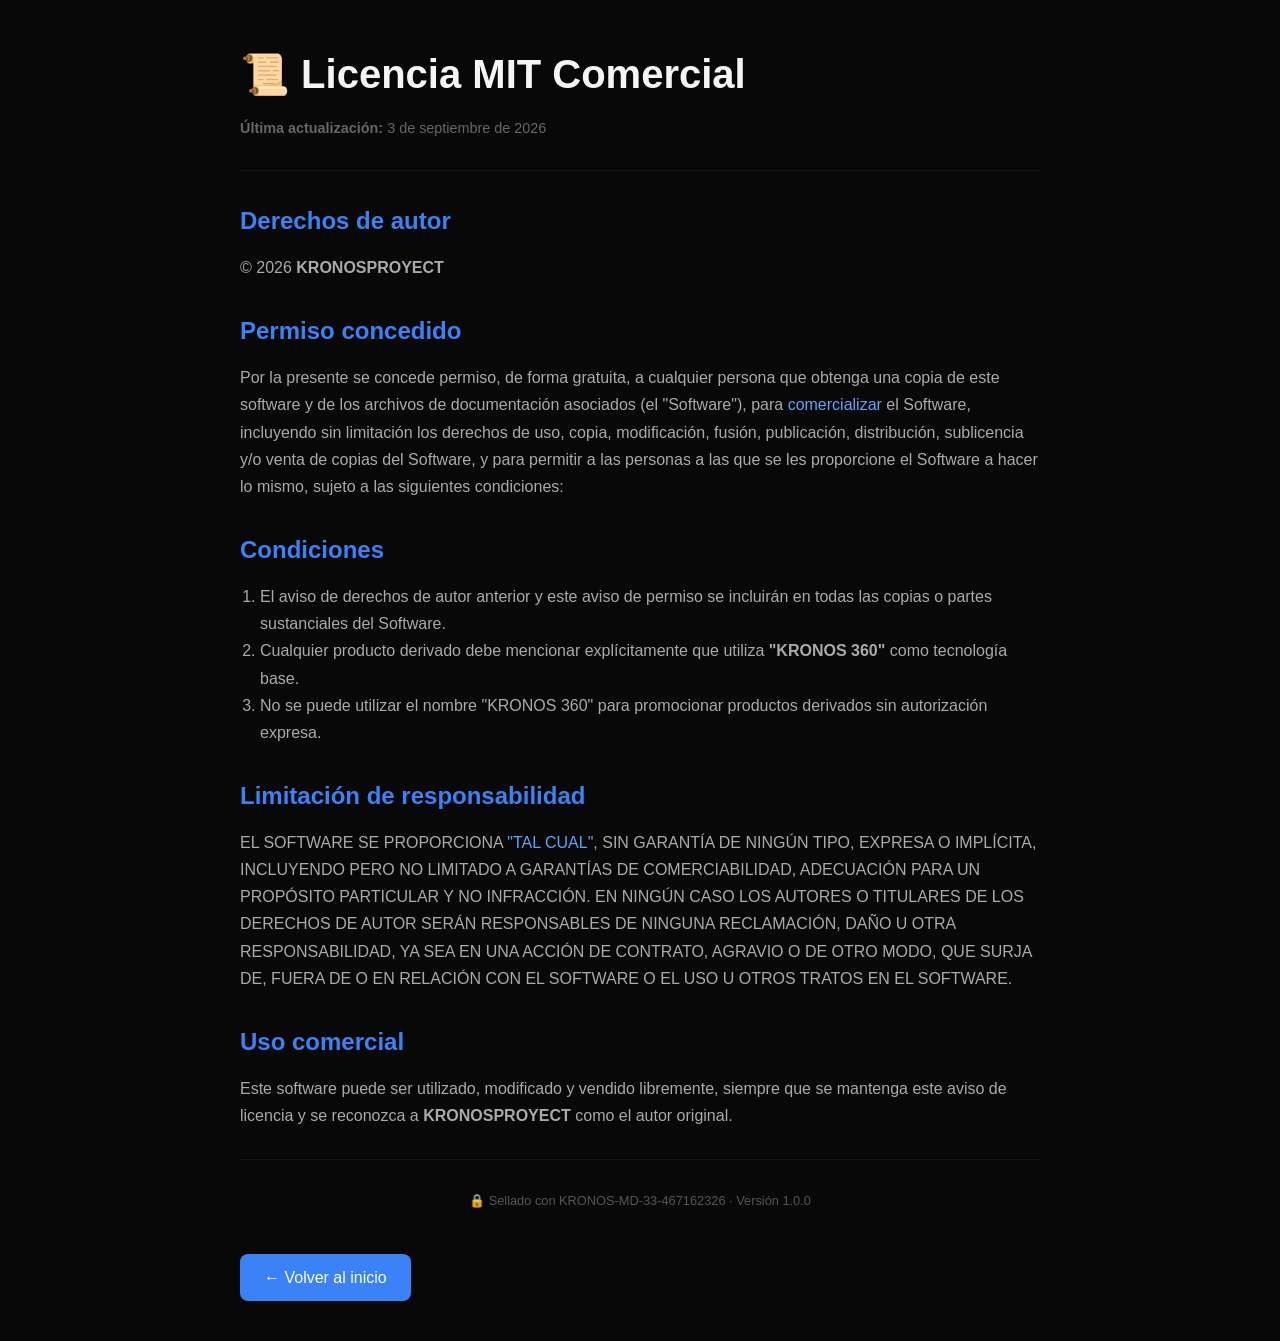
<file: legal/licencia.html>
<!DOCTYPE html>
<html lang="es">
<head>
    <meta charset="UTF-8">
    <meta name="viewport" content="width=device-width, initial-scale=1.0">
    <title>Licencia · KRONOS 360</title>
    <meta name="robots" content="noindex">
    <style>
        * { margin: 0; padding: 0; box-sizing: border-box; font-family: 'Inter', -apple-system, sans-serif; }
        body { background: #080808; color: #f5f5f5; padding: 40px 20px; line-height: 1.7; }
        .container { max-width: 800px; margin: 0 auto; }
        h1 { font-size: 2.5rem; margin-bottom: 8px; }
        h2 { font-size: 1.5rem; margin-top: 30px; margin-bottom: 12px; color: #3b82f6; }
        p { color: #aaa; margin-bottom: 12px; }
        ul { color: #aaa; padding-left: 20px; margin-bottom: 12px; }
        a { color: #3b82f6; text-decoration: none; }
        a:hover { text-decoration: underline; }
        .back { display: inline-block; margin-top: 30px; padding: 10px 24px; background: #3b82f6; color: white; border-radius: 8px; text-decoration: none; }
        .back:hover { background: #2563eb; text-decoration: none; }
        hr { border: none; border-top: 1px solid rgba(255,255,255,0.05); margin: 30px 0; }
        .fecha { color: #666; font-size: 0.9rem; }
        .highlight { color: #60a5fa; }
    </style>
</head>
<body>
    <div class="container">
        <h1>📜 Licencia MIT Comercial</h1>
        <p class="fecha"><strong>Última actualización:</strong> 3 de septiembre de 2026</p>
        <hr>

        <h2>Derechos de autor</h2>
        <p>© 2026 <strong>KRONOSPROYECT</strong></p>

        <h2>Permiso concedido</h2>
        <p>Por la presente se concede permiso, de forma gratuita, a cualquier persona que obtenga una copia de este software y de los archivos de documentación asociados (el "Software"), para <span class="highlight">comercializar</span> el Software, incluyendo sin limitación los derechos de uso, copia, modificación, fusión, publicación, distribución, sublicencia y/o venta de copias del Software, y para permitir a las personas a las que se les proporcione el Software a hacer lo mismo, sujeto a las siguientes condiciones:</p>

        <h2>Condiciones</h2>
        <ol style="color: #aaa; padding-left: 20px; margin-bottom: 12px;">
            <li>El aviso de derechos de autor anterior y este aviso de permiso se incluirán en todas las copias o partes sustanciales del Software.</li>
            <li>Cualquier producto derivado debe mencionar explícitamente que utiliza <strong>"KRONOS 360"</strong> como tecnología base.</li>
            <li>No se puede utilizar el nombre "KRONOS 360" para promocionar productos derivados sin autorización expresa.</li>
        </ol>

        <h2>Limitación de responsabilidad</h2>
        <p>EL SOFTWARE SE PROPORCIONA <span class="highlight">"TAL CUAL"</span>, SIN GARANTÍA DE NINGÚN TIPO, EXPRESA O IMPLÍCITA, INCLUYENDO PERO NO LIMITADO A GARANTÍAS DE COMERCIABILIDAD, ADECUACIÓN PARA UN PROPÓSITO PARTICULAR Y NO INFRACCIÓN. EN NINGÚN CASO LOS AUTORES O TITULARES DE LOS DERECHOS DE AUTOR SERÁN RESPONSABLES DE NINGUNA RECLAMACIÓN, DAÑO U OTRA RESPONSABILIDAD, YA SEA EN UNA ACCIÓN DE CONTRATO, AGRAVIO O DE OTRO MODO, QUE SURJA DE, FUERA DE O EN RELACIÓN CON EL SOFTWARE O EL USO U OTROS TRATOS EN EL SOFTWARE.</p>

        <h2>Uso comercial</h2>
        <p>Este software puede ser utilizado, modificado y vendido libremente, siempre que se mantenga este aviso de licencia y se reconozca a <strong>KRONOSPROYECT</strong> como el autor original.</p>

        <hr>
        <p style="text-align: center; font-size: 0.8rem; color: #555;">
            🔒 Sellado con KRONOS-MD-33-467162326 · Versión 1.0.0
        </p>

        <a href="../index.html" class="back">← Volver al inicio</a>
    </div>
</body>
</html>
</file>
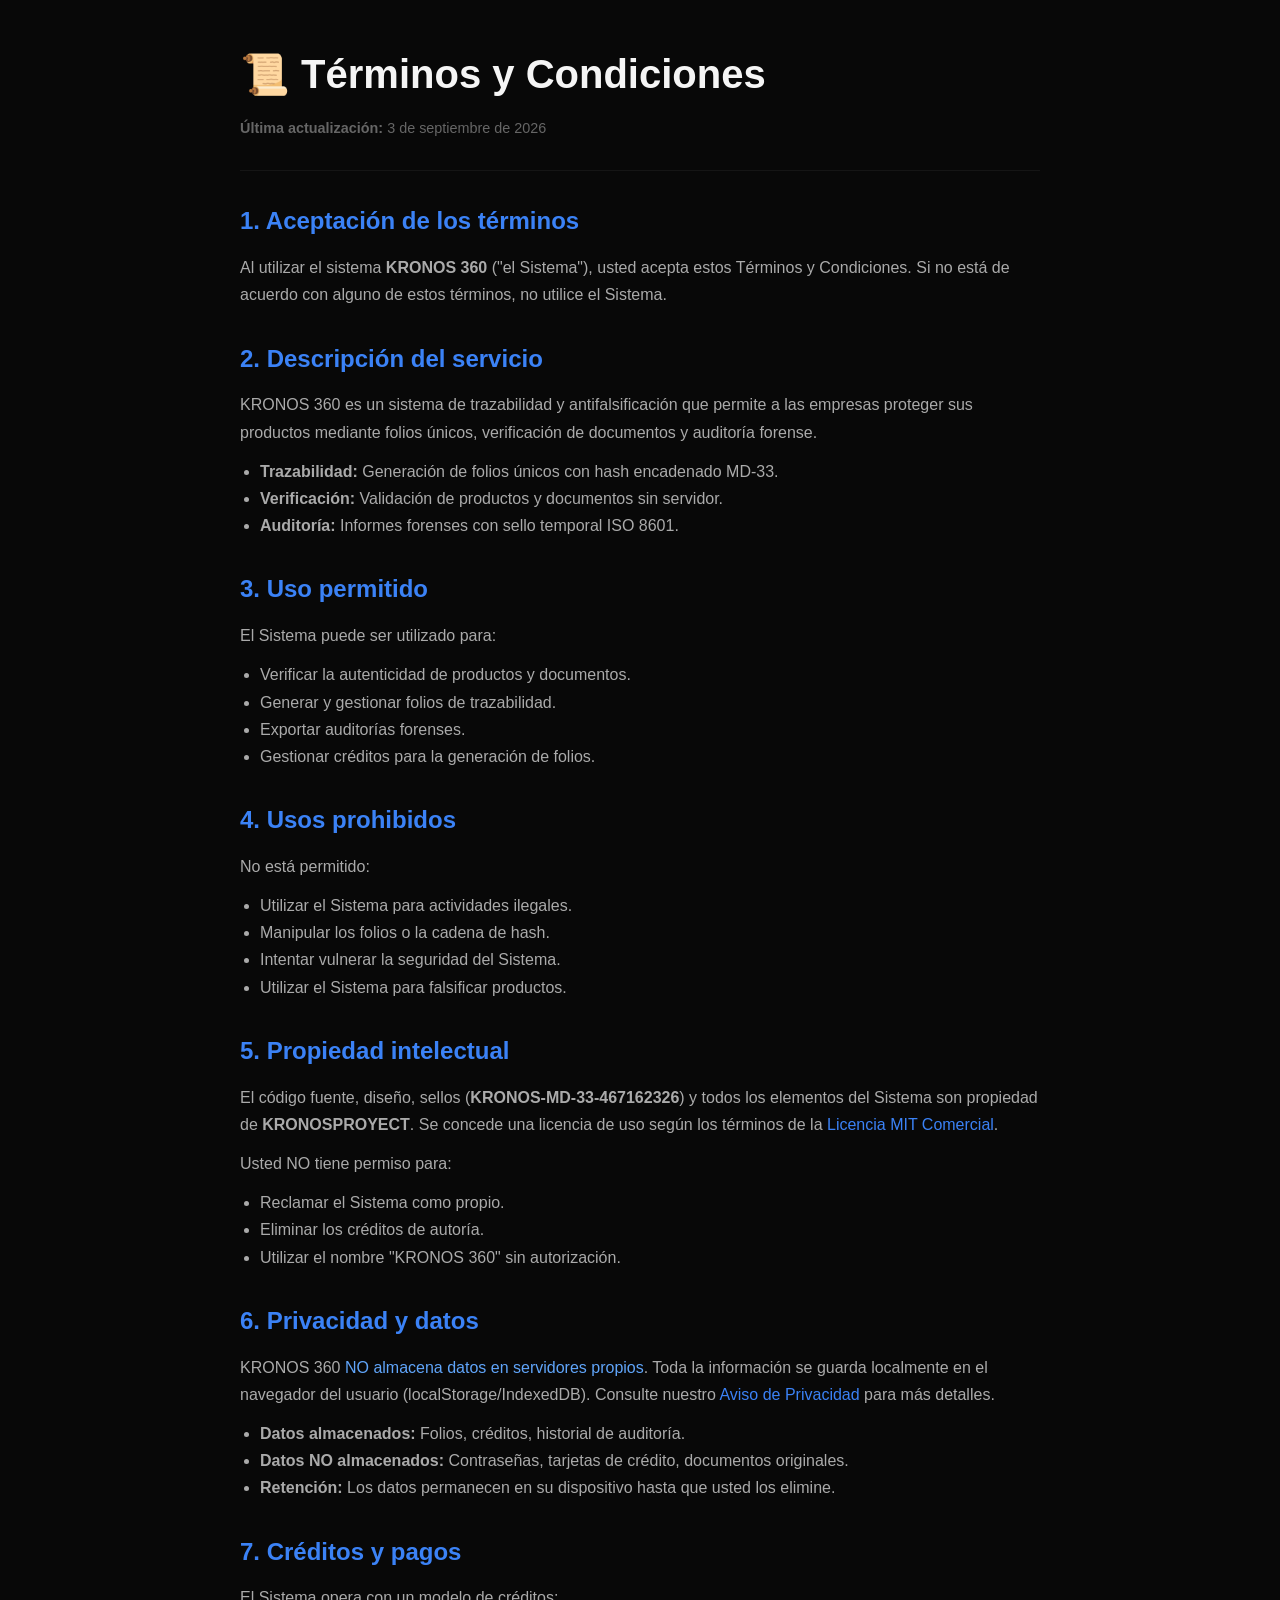
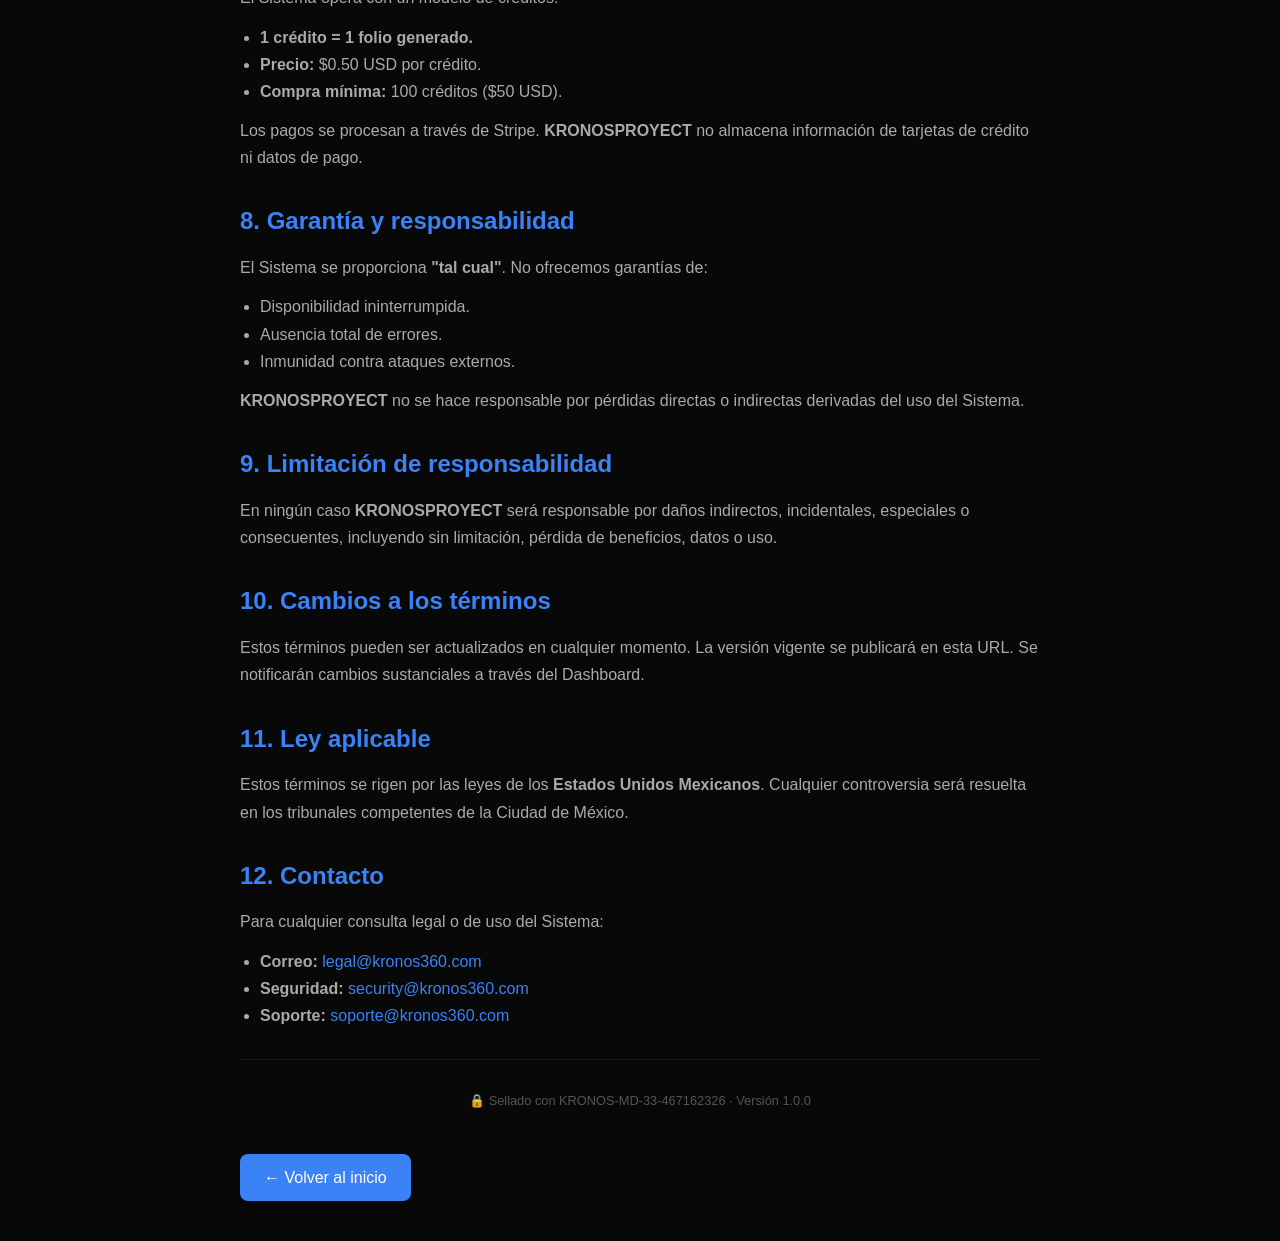
<file: legal/terminos.html>
<!DOCTYPE html>
<html lang="es">
<head>
    <meta charset="UTF-8">
    <meta name="viewport" content="width=device-width, initial-scale=1.0">
    <title>Términos y Condiciones · KRONOS 360</title>
    <meta name="robots" content="noindex">
    <style>
        * { margin: 0; padding: 0; box-sizing: border-box; font-family: 'Inter', -apple-system, sans-serif; }
        body { background: #080808; color: #f5f5f5; padding: 40px 20px; line-height: 1.7; }
        .container { max-width: 800px; margin: 0 auto; }
        h1 { font-size: 2.5rem; margin-bottom: 8px; }
        h2 { font-size: 1.5rem; margin-top: 30px; margin-bottom: 12px; color: #3b82f6; }
        p { color: #aaa; margin-bottom: 12px; }
        ul { color: #aaa; padding-left: 20px; margin-bottom: 12px; }
        a { color: #3b82f6; text-decoration: none; }
        a:hover { text-decoration: underline; }
        .back { display: inline-block; margin-top: 30px; padding: 10px 24px; background: #3b82f6; color: white; border-radius: 8px; text-decoration: none; }
        .back:hover { background: #2563eb; text-decoration: none; }
        hr { border: none; border-top: 1px solid rgba(255,255,255,0.05); margin: 30px 0; }
        .fecha { color: #666; font-size: 0.9rem; }
        .highlight { color: #60a5fa; }
    </style>
</head>
<body>
    <div class="container">
        <h1>📜 Términos y Condiciones</h1>
        <p class="fecha"><strong>Última actualización:</strong> 3 de septiembre de 2026</p>
        <hr>

        <h2>1. Aceptación de los términos</h2>
        <p>Al utilizar el sistema <strong>KRONOS 360</strong> ("el Sistema"), usted acepta estos Términos y Condiciones. Si no está de acuerdo con alguno de estos términos, no utilice el Sistema.</p>

        <h2>2. Descripción del servicio</h2>
        <p>KRONOS 360 es un sistema de trazabilidad y antifalsificación que permite a las empresas proteger sus productos mediante folios únicos, verificación de documentos y auditoría forense.</p>
        <ul>
            <li><strong>Trazabilidad:</strong> Generación de folios únicos con hash encadenado MD-33.</li>
            <li><strong>Verificación:</strong> Validación de productos y documentos sin servidor.</li>
            <li><strong>Auditoría:</strong> Informes forenses con sello temporal ISO 8601.</li>
        </ul>

        <h2>3. Uso permitido</h2>
        <p>El Sistema puede ser utilizado para:</p>
        <ul>
            <li>Verificar la autenticidad de productos y documentos.</li>
            <li>Generar y gestionar folios de trazabilidad.</li>
            <li>Exportar auditorías forenses.</li>
            <li>Gestionar créditos para la generación de folios.</li>
        </ul>

        <h2>4. Usos prohibidos</h2>
        <p>No está permitido:</p>
        <ul>
            <li>Utilizar el Sistema para actividades ilegales.</li>
            <li>Manipular los folios o la cadena de hash.</li>
            <li>Intentar vulnerar la seguridad del Sistema.</li>
            <li>Utilizar el Sistema para falsificar productos.</li>
        </ul>

        <h2>5. Propiedad intelectual</h2>
        <p>El código fuente, diseño, sellos (<strong>KRONOS-MD-33-467162326</strong>) y todos los elementos del Sistema son propiedad de <strong>KRONOSPROYECT</strong>. Se concede una licencia de uso según los términos de la <a href="licencia.html" target="_blank">Licencia MIT Comercial</a>.</p>
        <p>Usted NO tiene permiso para:</p>
        <ul>
            <li>Reclamar el Sistema como propio.</li>
            <li>Eliminar los créditos de autoría.</li>
            <li>Utilizar el nombre "KRONOS 360" sin autorización.</li>
        </ul>

        <h2>6. Privacidad y datos</h2>
        <p>KRONOS 360 <span class="highlight">NO almacena datos en servidores propios</span>. Toda la información se guarda localmente en el navegador del usuario (localStorage/IndexedDB). Consulte nuestro <a href="aviso-privacidad.html">Aviso de Privacidad</a> para más detalles.</p>
        <ul>
            <li><strong>Datos almacenados:</strong> Folios, créditos, historial de auditoría.</li>
            <li><strong>Datos NO almacenados:</strong> Contraseñas, tarjetas de crédito, documentos originales.</li>
            <li><strong>Retención:</strong> Los datos permanecen en su dispositivo hasta que usted los elimine.</li>
        </ul>

        <h2>7. Créditos y pagos</h2>
        <p>El Sistema opera con un modelo de créditos:</p>
        <ul>
            <li><strong>1 crédito = 1 folio generado.</strong></li>
            <li><strong>Precio:</strong> $0.50 USD por crédito.</li>
            <li><strong>Compra mínima:</strong> 100 créditos ($50 USD).</li>
        </ul>
        <p>Los pagos se procesan a través de Stripe. <strong>KRONOSPROYECT</strong> no almacena información de tarjetas de crédito ni datos de pago.</p>

        <h2>8. Garantía y responsabilidad</h2>
        <p>El Sistema se proporciona <strong>"tal cual"</strong>. No ofrecemos garantías de:</p>
        <ul>
            <li>Disponibilidad ininterrumpida.</li>
            <li>Ausencia total de errores.</li>
            <li>Inmunidad contra ataques externos.</li>
        </ul>
        <p><strong>KRONOSPROYECT</strong> no se hace responsable por pérdidas directas o indirectas derivadas del uso del Sistema.</p>

        <h2>9. Limitación de responsabilidad</h2>
        <p>En ningún caso <strong>KRONOSPROYECT</strong> será responsable por daños indirectos, incidentales, especiales o consecuentes, incluyendo sin limitación, pérdida de beneficios, datos o uso.</p>

        <h2>10. Cambios a los términos</h2>
        <p>Estos términos pueden ser actualizados en cualquier momento. La versión vigente se publicará en esta URL. Se notificarán cambios sustanciales a través del Dashboard.</p>

        <h2>11. Ley aplicable</h2>
        <p>Estos términos se rigen por las leyes de los <strong>Estados Unidos Mexicanos</strong>. Cualquier controversia será resuelta en los tribunales competentes de la Ciudad de México.</p>

        <h2>12. Contacto</h2>
        <p>Para cualquier consulta legal o de uso del Sistema:</p>
        <ul>
            <li><strong>Correo:</strong> <a href="mailto:legal@kronos360.com">legal@kronos360.com</a></li>
            <li><strong>Seguridad:</strong> <a href="mailto:security@kronos360.com">security@kronos360.com</a></li>
            <li><strong>Soporte:</strong> <a href="mailto:soporte@kronos360.com">soporte@kronos360.com</a></li>
        </ul>

        <hr>
        <p style="text-align: center; font-size: 0.8rem; color: #555;">
            🔒 Sellado con KRONOS-MD-33-467162326 · Versión 1.0.0
        </p>

        <a href="../index.html" class="back">← Volver al inicio</a>
    </div>
</body>
</html>
</file>
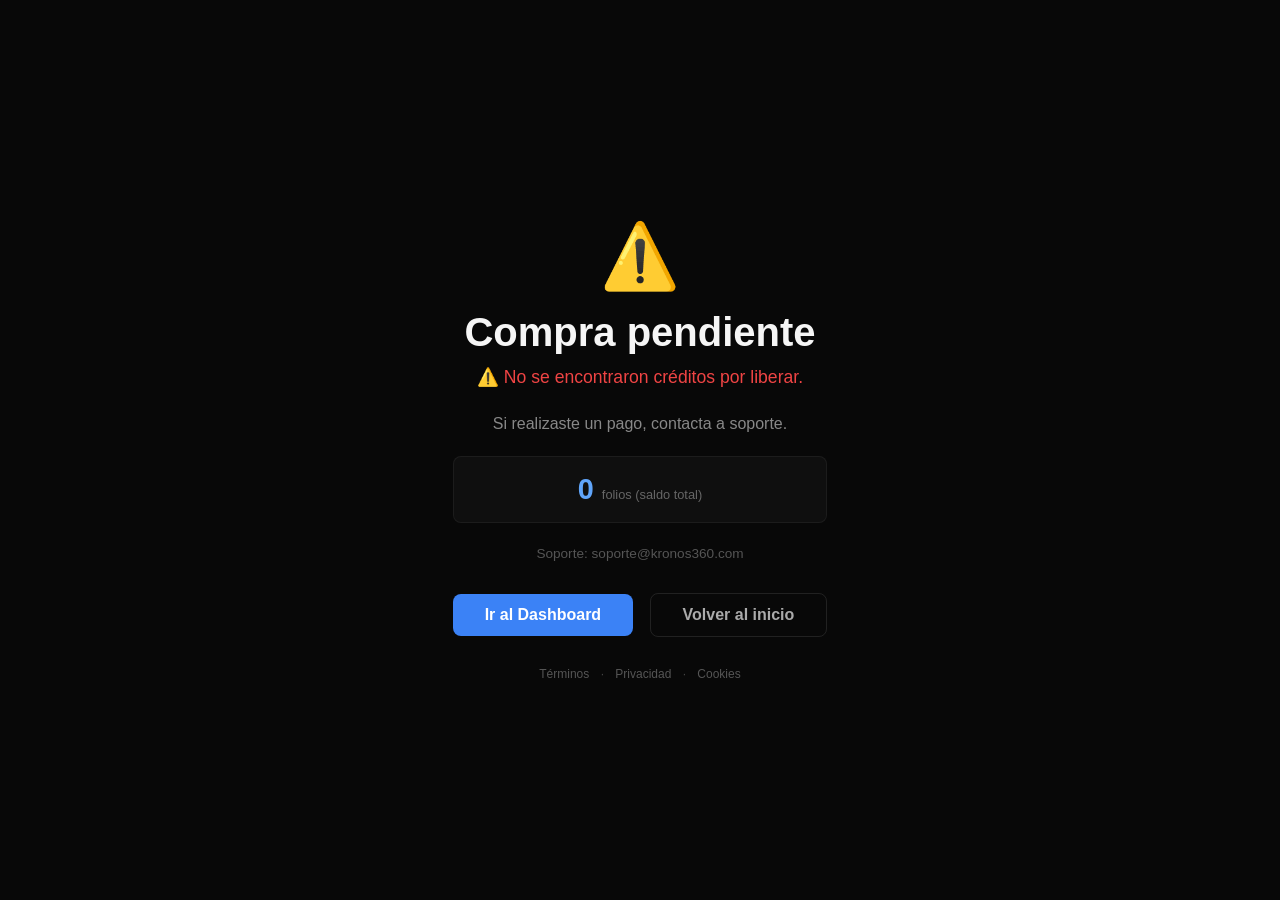
<file: pay/gracias.html>
<!DOCTYPE html>
<html lang="es">
<head>
    <meta charset="UTF-8">
    <meta name="viewport" content="width=device-width, initial-scale=1.0">
    <title>¡Gracias! · KRONOS 360</title>
    <meta name="robots" content="noindex">
    <style>
        * { margin: 0; padding: 0; box-sizing: border-box; font-family: 'Inter', -apple-system, sans-serif; }
        body { background: #080808; color: #f5f5f5; display: flex; align-items: center; justify-content: center; min-height: 100vh; text-align: center; padding: 20px; }
        .container { max-width: 600px; }
        .icon { font-size: 4rem; margin-bottom: 16px; }
        h1 { font-size: 2.5rem; font-weight: 900; margin-bottom: 8px; }
        .sub { color: #22c55e; font-size: 1.1rem; margin-bottom: 20px; }
        .sub.error { color: #ef4444; }
        p { color: #888; margin-bottom: 12px; line-height: 1.6; }
        .creditos { background: rgba(255,255,255,0.03); padding: 16px; border-radius: 8px; border: 1px solid rgba(255,255,255,0.05); font-size: 1.8rem; font-weight: 800; color: #60a5fa; margin: 20px 0; }
        .creditos small { font-size: 0.8rem; font-weight: 400; color: #666; }
        .btn { display: inline-block; padding: 12px 32px; background: #3b82f6; color: white; border: none; border-radius: 8px; font-size: 1rem; font-weight: 600; cursor: pointer; text-decoration: none; margin-top: 16px; transition: background 0.2s; }
        .btn:hover { background: #2563eb; }
        .btn-secondary { background: transparent; border: 1px solid rgba(255,255,255,0.1); color: #aaa; margin-left: 12px; }
        .btn-secondary:hover { background: rgba(255,255,255,0.05); color: #fff; }
        .demo-badge { display: inline-block; background: rgba(234,179,8,0.2); color: #eab308; padding: 4px 12px; border-radius: 20px; font-size: 0.7rem; font-weight: 600; margin-top: 12px; }
        .transaccion { font-family: monospace; font-size: 0.8rem; color: #555; margin-top: 8px; }
        .footer-links { margin-top: 30px; font-size: 0.75rem; color: #444; }
        .footer-links a { color: #555; text-decoration: none; margin: 0 8px; }
        .footer-links a:hover { color: #aaa; }
    </style>
</head>
<body>
    <div class="container">
        <div class="icon" id="icono">🎉</div>
        <h1 id="titulo">¡Pago exitoso!</h1>
        <p class="sub" id="subtitulo">✅ Tus créditos han sido añadidos a tu cuenta</p>
        <p id="mensaje">Gracias por confiar en <strong>KRONOS 360</strong>.</p>

        <div class="creditos" id="creditosAñadidos">
            0 <small>folios (saldo total)</small>
        </div>

        <p style="font-size:0.85rem; color:#555;" id="info-adicional">Cada folio te permite rastrear un producto único.</p>

        <div>
            <a href="../dashboard.html" class="btn">Ir al Dashboard</a>
            <a href="../index.html" class="btn btn-secondary">Volver al inicio</a>
        </div>

        <div id="demoBadge" style="display:none;" class="demo-badge">🔬 Modo demo</div>
        <div class="transaccion" id="transaccionId"></div>

        <div class="footer-links">
            <a href="../legal/terminos.html">Términos</a> ·
            <a href="../legal/aviso-privacidad.html">Privacidad</a> ·
            <a href="../legal/consentimiento-cookies.html">Cookies</a>
        </div>
    </div>

    <script>
        (function() {
            // ============================================================
            // BLINDAJE ANTI-HACK: NUNCA lee credits de URL
            // ============================================================
            const params = new URLSearchParams(window.location.search);
            const isDemo = params.get('demo') === 'true';
            const txFromUrl = params.get('tx');
            
            let creditsToAdd = 0;
            let folio = null;
            let errorMsg = null;

            try {
                // ===== LECTURA SEGURA DESDE localStorage =====
                const last = JSON.parse(localStorage.getItem('kronos_last_purchase') || '{}');
                
                // VALIDACIONES:
                // 1. Existe la compra
                // 2. Tiene créditos > 0
                // 3. No ha expirado (5 min)
                // 4. No ha sido usada (anti-replay)
                // 5. La firma coincide
                if (last.credits && last.credits > 0) {
                    const timeDiff = Date.now() - (last.ts || 0);
                    const isExpired = timeDiff > 300000; // 5 minutos
                    const isUsed = localStorage.getItem('kronos_used_' + last.folio) === '1';
                    
                    // Verificar firma
                    const expectedSig = btoa(last.credits + '|' + last.ts).slice(0, 16);
                    const sigValid = last.sig === expectedSig;

                    if (isExpired) {
                        errorMsg = '⚠️ Esta compra expiró. Por favor, intenta de nuevo.';
                    } else if (isUsed) {
                        errorMsg = '⚠️ Esta compra ya fue procesada anteriormente.';
                    } else if (!sigValid) {
                        errorMsg = '⚠️ Firma inválida. Posible manipulación.';
                        console.warn('⚠️ Firma inválida detectada');
                    } else {
                        // TODO VÁLIDO - Liberar créditos
                        creditsToAdd = last.credits;
                        folio = last.folio;
                        // Marcar como usada (anti-replay)
                        localStorage.setItem('kronos_used_' + last.folio, '1');
                    }
                } else {
                    errorMsg = '⚠️ No se encontraron créditos por liberar.';
                }

            } catch (e) {
                console.error('❌ Error al procesar compra:', e);
                errorMsg = '⚠️ Error al procesar la compra.';
            }

            // ===== SI VIENE DE STRIPE REAL (backend) =====
            // Aquí tu backend debería haber escrito en localStorage
            // o puedes leer de un parámetro firmado por webhook
            if (!creditsToAdd && txFromUrl && txFromUrl.startsWith('STRIPE-')) {
                // Stripe real: tu backend debe guardar la compra en localStorage
                // o pasar un token firmado
                errorMsg = '🔐 Compra de Stripe pendiente de verificación.';
            }

            // ===== APLICAR CRÉDITOS =====
            if (creditsToAdd > 0) {
                if (typeof KRONOS_PAY !== 'undefined' && KRONOS_PAY.agregarCredits) {
                    KRONOS_PAY.agregarCredits(creditsToAdd);
                } else {
                    // Fallback seguro
                    try {
                        const actual = JSON.parse(localStorage.getItem('kronos_credits') || '{"balance":0}');
                        const nuevo = Math.min((actual.balance || 0) + creditsToAdd, 100000);
                        localStorage.setItem('kronos_credits', JSON.stringify({ 
                            balance: nuevo,
                            ultima_actualizacion: new Date().toISOString()
                        }));
                    } catch (e) {
                        console.error('❌ Error al guardar créditos:', e);
                    }
                }
            }

            // ===== ACTUALIZAR UI =====
            const saldoActual = typeof KRONOS_PAY !== 'undefined' ? 
                KRONOS_PAY.obtenerCredits() : 
                (JSON.parse(localStorage.getItem('kronos_credits') || '{"balance":0}').balance || 0);
            
            document.getElementById('creditosAñadidos').innerHTML = 
                `${saldoActual} <small>folios (saldo total)</small>`;

            if (isDemo) {
                document.getElementById('demoBadge').style.display = 'inline-block';
            }

            if (folio) {
                document.getElementById('transaccionId').textContent = '🔑 Transacción: ' + folio;
            }

            // ===== MOSTRAR ERROR SI CORRESPONDE =====
            if (errorMsg || creditsToAdd === 0) {
                document.getElementById('icono').textContent = '⚠️';
                document.getElementById('titulo').textContent = 'Compra pendiente';
                document.getElementById('subtitulo').className = 'sub error';
                document.getElementById('subtitulo').textContent = errorMsg || '⚠️ No se encontraron créditos por liberar';
                document.getElementById('mensaje').textContent = 'Si realizaste un pago, contacta a soporte.';
                document.getElementById('info-adicional').textContent = 'Soporte: soporte@kronos360.com';
            }

            console.log(`✅ Procesamiento completado. Créditos añadidos: ${creditsToAdd}`);
            console.log(`🔑 Folio: ${folio || 'N/A'}`);
            console.log(`🔬 Demo: ${isDemo ? 'Sí' : 'No'}`);

        })();
    </script>

    <!-- Cargar checkout.js para usar sus funciones -->
    <script src="checkout.js"></script>
</body>
</html>
</file>
